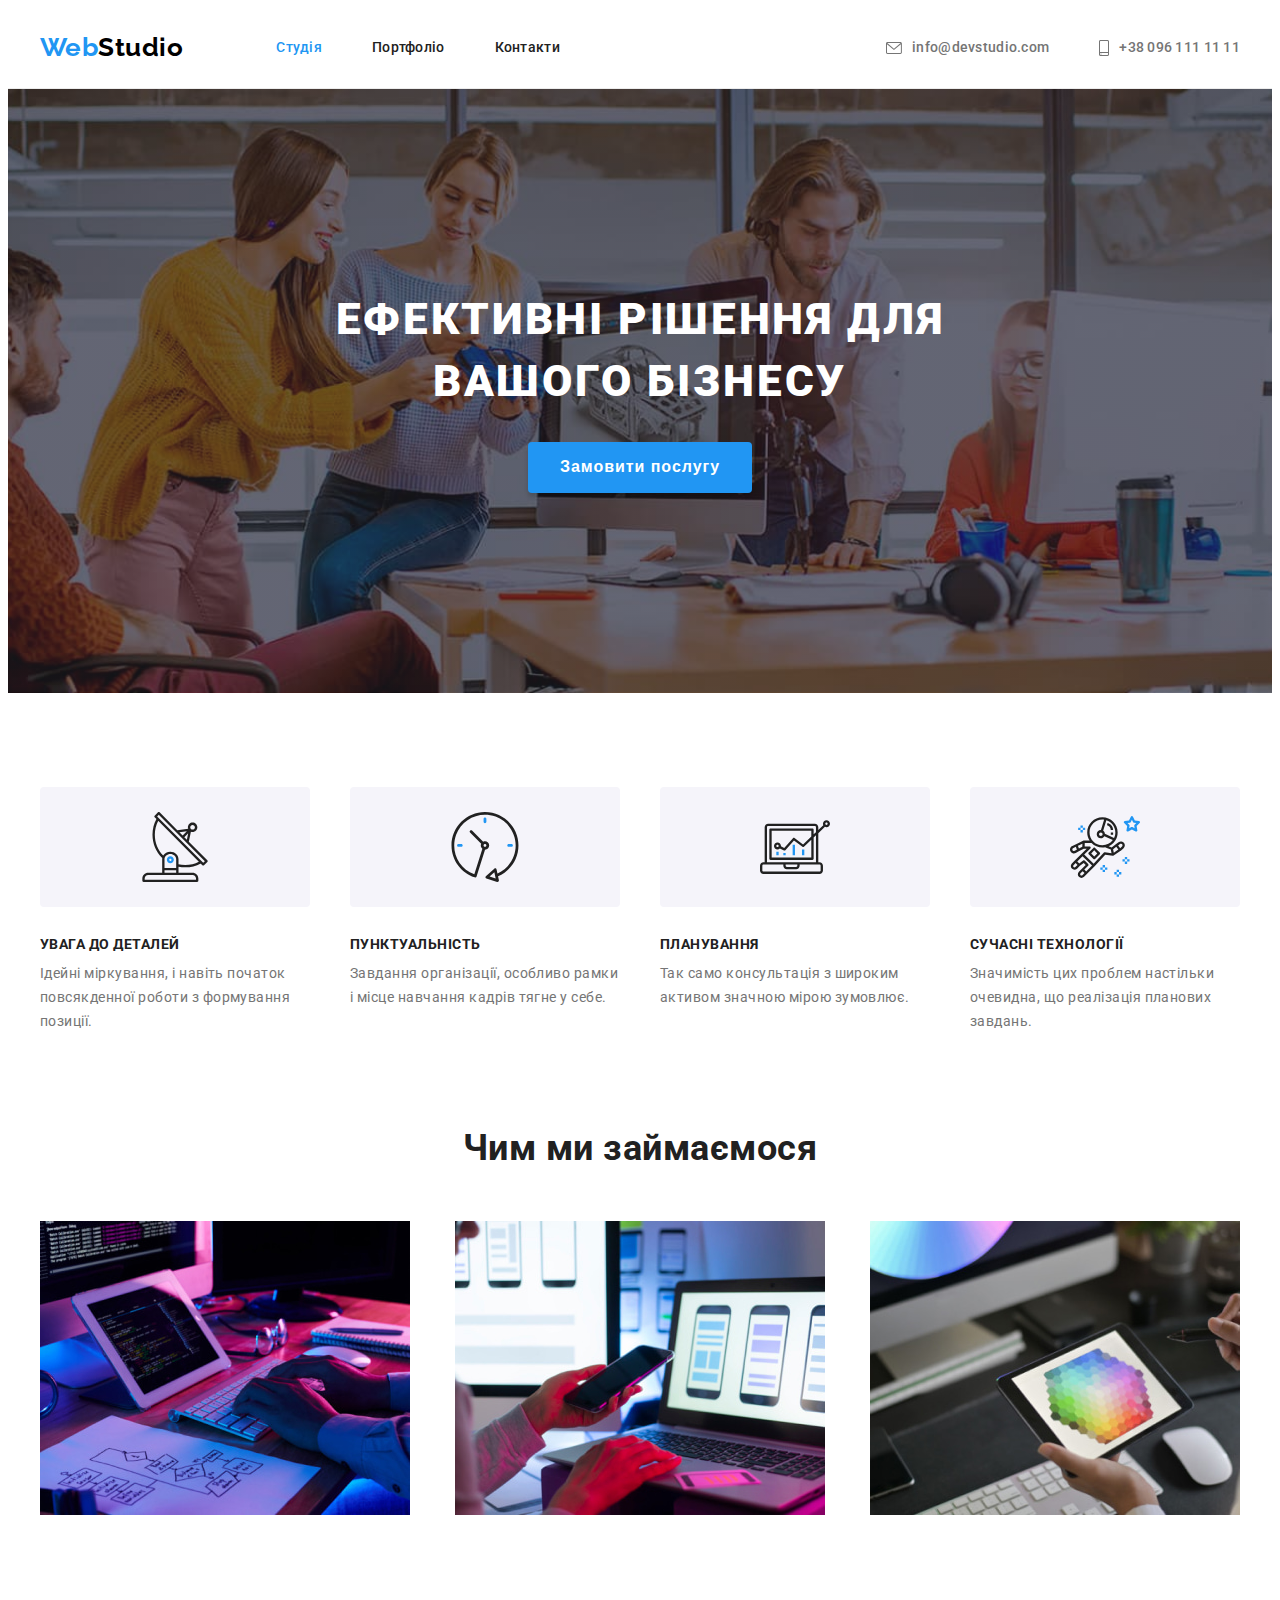
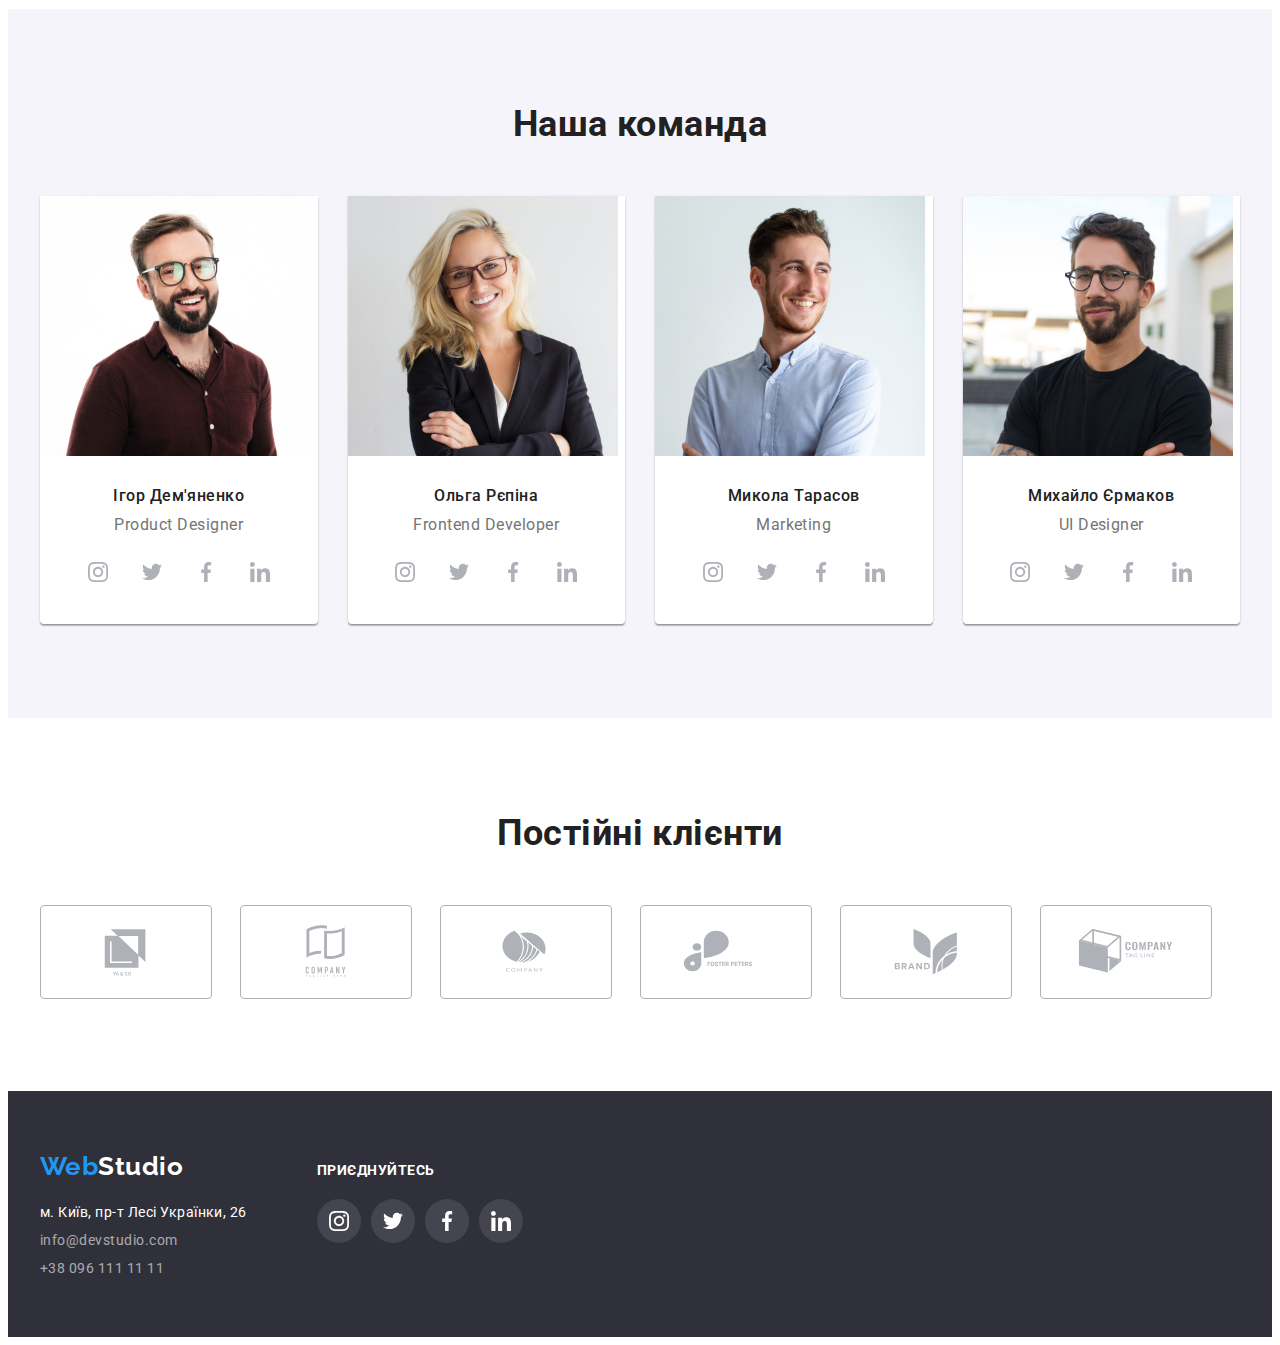
<file: index.html>
<!DOCTYPE html>
<html lang="uk">
  <head>
    <meta charset="UTF-8" />
    <meta http-equiv="X-UA-Compatible" content="IE=edge" />
    <meta name="viewport" content="width=device-width, initial-scale=1.0" />
    <title>Студія</title>

    <!-- Fonts -->
    <link rel="preconnect" href="https://fonts.googleapis.com" />
    <link rel="preconnect" href="https://fonts.gstatic.com" crossorigin />
    <link
      href="https://fonts.googleapis.com/css2?family=Raleway:wght@700&family=Roboto:wght@400;500;700;900&display=swap"
      rel="stylesheet"
    />

    <!-- Normalize -->
    <link
      rel="stylesheet"
      href="https://cdnjs.cloudflare.com/ajax/libs/modern-normalize/1.1.0/modern-normalize.min.css"
      integrity="sha512-wpPYUAdjBVSE4KJnH1VR1HeZfpl1ub8YT/NKx4PuQ5NmX2tKuGu6U/JRp5y+Y8XG2tV+wKQpNHVUX03MfMFn9Q=="
      crossorigin="anonymous"
      referrerpolicy="no-referrer"
    />

    <!-- Styles -->
    <link rel="stylesheet" href="./css/styles.css" />
  </head>

  <body>
    <header class="header">
      <div class="container">
        <nav class="menu">
          <!-- logo -->
          <a class="brand-logo link" href="index.html"
            ><span class="logo-accent-color">Web</span>Studio</a
          >

          <!-- menu -->
          <ul class="menu-list list">
            <li class="menu-item">
              <a class="menu-link link current-page" href="index.html"
                >Студія</a
              >
            </li>

            <li class="menu-item">
              <a class="menu-link link" href="portfolio.html">Портфоліо</a>
            </li>

            <li class="menu-item">
              <a class="menu-link link" href="/">Контакти</a>
            </li>
          </ul>
        </nav>

        <!-- contacts -->
        <ul class="header-contacts list">
          <li class="header-contacts-item">
            <a
              class="header-contacts-link link"
              href="mailto:info@devstudio.com"
            >
              <svg class="contacts-icon envelope">
                <use href="./images/sprite.svg#envelope"></use></svg
              >info@devstudio.com</a
            >
          </li>

          <li class="header-contacts-item">
            <a class="header-contacts-link link" href="tel:+380961111111">
              <svg class="contacts-icon smartphone">
                <use href="./images/sprite.svg#smartphone"></use></svg
              >+38 096 111 11 11</a
            >
          </li>
        </ul>
      </div>
    </header>

    <main class="main">
      <!-- HERO SECTION -->
      <section class="hero">
        <div class="container">
          <h1 class="hero-title">Ефективні рішення для вашого бізнесу</h1>
          <button class="hero-button button" type="button">
            Замовити послугу
          </button>
        </div>
      </section>

      <!-- "НАШІ ПЕРЕВАГИ" SECTION -->
      <section class="features section">
        <div class="container">
          <h2 class="section-title visually-hidden">Наші переваги</h2>

          <ul class="features-list list">
            <li class="features-item">
              <!-- icon -->
              <div class="features-item-pic">
                <svg class="features-item-icon" width="70" height="70">
                  <use href="./images/sprite.svg#antenna"></use>
                </svg>
              </div>

              <!-- description -->
              <h3 class="features-item-title">УВАГА ДО ДЕТАЛЕЙ</h3>
              <p class="features-item-text">
                Ідейні міркування, і навіть початок повсякденної роботи з
                формування позиції.
              </p>
            </li>

            <li class="features-item">
              <!-- icon -->
              <div class="features-item-pic">
                <svg class="features-item-icon" width="70" height="70">
                  <use href="./images/sprite.svg#clock"></use>
                </svg>
              </div>

              <!-- description -->
              <h3 class="features-item-title">ПУНКТУАЛЬНІСТЬ</h3>
              <p class="features-item-text">
                Завдання організації, особливо рамки і місце навчання кадрів
                тягне у себе.
              </p>
            </li>

            <li class="features-item">
              <!-- icon -->
              <div class="features-item-pic">
                <svg class="features-item-icon" width="70" height="70">
                  <use href="./images/sprite.svg#diagram"></use>
                </svg>
              </div>

              <!-- description -->
              <h3 class="features-item-title">ПЛАНУВАННЯ</h3>
              <p class="features-item-text">
                Так само консультація з широким активом значною мірою зумовлює.
              </p>
            </li>

            <li class="features-item">
              <!-- icon -->
              <div class="features-item-pic">
                <svg class="features-item-icon" width="70" height="70">
                  <use href="./images/sprite.svg#astronaut"></use>
                </svg>
              </div>

              <!-- description -->
              <h3 class="features-item-title">СУЧАСНІ ТЕХНОЛОГІЇ</h3>
              <p class="features-item-text">
                Значимість цих проблем настільки очевидна, що реалізація
                планових завдань.
              </p>
            </li>
          </ul>
        </div>
      </section>

      <!-- "ЧИМ МИ ЗАЙМАЄМОСЯ" SECTION -->
      <section class="about section">
        <div class="container">
          <h2 class="section-title">Чим ми займаємося</h2>
          <ul class="about-list list">
            <li class="about-item">
              <img
                class="about-item-image img"
                src="./images/close-up-image-programer-working-his-desk-office_1098-18707.jpeg"
                alt="Стіл з двома екранами на яких видно код, клавіатурою та папером з розміткою. Людина користується клавіатурою."
                width="370"
                height="294"
              />
            </li>

            <li class="about-item">
              <img
                class="about-item-image img"
                src="./images/web-ui-designers-are-developing-application-smartphones-team-creators-is-working-interface-mobile-phones_8119-2713.jpeg"
                alt="На столі стоїть лєптоп і окремий монітор на якіх зображені мобільні прототипи. Людина тримає смартфон."
                width="370"
                height="294"
              />
            </li>

            <li class="about-item">
              <img
                class="about-item-image img"
                src="./images/creative-artist-web-design-with-working-colour-selection-graphic-tablet_35674-1119.jpeg"
                alt="Людина на планшеті вибірає колір з палітри кольорів. На задньому плані видно стіл з монітором, клавіатурою, мишкою та смартфоном."
                width="370"
                height="294"
              />
            </li>
          </ul>
        </div>
      </section>

      <!-- "НАША КОМАНДА" SECTION -->
      <section class="team section">
        <div class="container">
          <h2 class="section-title">Наша команда</h2>
          <ul class="team-list list">
            <li class="team-card">
              <img
                class="team-card-image img"
                src="./images/4853.jpeg"
                alt="Ігор Дем'яненко"
                width="270"
                height="260"
              />
              <div class="team-card-description">
                <h3 class="team-card-title">Ігор Дем'яненко</h3>
                <p class="team-card-text">Product Designer</p>
                <div class="team-card-socials">
                  <ul class="socials-list list">
                    <li class="socials-item">
                      <a class="socials-link link" href=""
                        ><svg class="socials-icon" width="20" height="20">
                          <use href="./images/sprite.svg#instagram"></use></svg
                      ></a>
                    </li>
                    <li class="socials-item">
                      <a class="socials-link" href=""
                        ><svg class="socials-icon" width="20" height="20">
                          <use href="./images/sprite.svg#twitter"></use></svg
                      ></a>
                    </li>
                    <li class="socials-item">
                      <a class="socials-link" href=""
                        ><svg class="socials-icon" width="20" height="20">
                          <use href="./images/sprite.svg#facebook"></use></svg
                      ></a>
                    </li>
                    <li class="socials-item">
                      <a class="socials-link" href=""
                        ><svg class="socials-icon" width="20" height="20">
                          <use href="./images/sprite.svg#linkedin"></use></svg
                      ></a>
                    </li>
                  </ul>
                </div>
              </div>
            </li>

            <li class="team-card">
              <img
                class="team-card-image img"
                src="./images/5844.jpeg"
                alt="Ольга Рєпіна"
                width="270"
                height="260"
              />
              <div class="team-card-description">
                <h3 class="team-card-title">Ольга Рєпіна</h3>
                <p class="team-card-text">Frontend Developer</p>
                <div class="team-card-socials">
                  <ul class="socials-list list">
                    <li class="socials-item">
                      <a class="socials-link link" href=""
                        ><svg class="socials-icon" width="20" height="20">
                          <use href="./images/sprite.svg#instagram"></use></svg
                      ></a>
                    </li>
                    <li class="socials-item">
                      <a class="socials-link" href=""
                        ><svg class="socials-icon" width="20" height="20">
                          <use href="./images/sprite.svg#twitter"></use></svg
                      ></a>
                    </li>
                    <li class="socials-item">
                      <a class="socials-link" href=""
                        ><svg class="socials-icon" width="20" height="20">
                          <use href="./images/sprite.svg#facebook"></use></svg
                      ></a>
                    </li>
                    <li class="socials-item">
                      <a class="socials-link" href=""
                        ><svg class="socials-icon" width="20" height="20">
                          <use href="./images/sprite.svg#linkedin"></use></svg
                      ></a>
                    </li>
                  </ul>
                </div>
              </div>
            </li>

            <li class="team-card">
              <img
                class="team-card-image img"
                src="./images/16166.jpeg"
                alt="Микола Тарасов"
                width="270"
                height="260"
              />
              <div class="team-card-description">
                <h3 class="team-card-title">Микола Тарасов</h3>
                <p class="team-card-text">Marketing</p>
                <div class="team-card-socials">
                  <ul class="socials-list list">
                    <li class="socials-item">
                      <a class="socials-link link" href=""
                        ><svg class="socials-icon" width="20" height="20">
                          <use href="./images/sprite.svg#instagram"></use></svg
                      ></a>
                    </li>
                    <li class="socials-item">
                      <a class="socials-link" href=""
                        ><svg class="socials-icon" width="20" height="20">
                          <use href="./images/sprite.svg#twitter"></use></svg
                      ></a>
                    </li>
                    <li class="socials-item">
                      <a class="socials-link" href=""
                        ><svg class="socials-icon" width="20" height="20">
                          <use href="./images/sprite.svg#facebook"></use></svg
                      ></a>
                    </li>
                    <li class="socials-item">
                      <a class="socials-link" href=""
                        ><svg class="socials-icon" width="20" height="20">
                          <use href="./images/sprite.svg#linkedin"></use></svg
                      ></a>
                    </li>
                  </ul>
                </div>
              </div>
            </li>

            <li class="team-card">
              <img
                class="team-card-image img"
                src="images/2968.jpeg"
                alt="Михайло Єрмаков"
                width="270"
                height="260"
              />
              <div class="team-card-description">
                <h3 class="team-card-title">Михайло Єрмаков</h3>
                <p class="team-card-text">UI Designer</p>
                <div class="team-card-socials">
                  <ul class="socials-list list">
                    <li class="socials-item">
                      <a class="socials-link link" href=""
                        ><svg class="socials-icon" width="20" height="20">
                          <use href="./images/sprite.svg#instagram"></use></svg
                      ></a>
                    </li>
                    <li class="socials-item">
                      <a class="socials-link" href=""
                        ><svg class="socials-icon" width="20" height="20">
                          <use href="./images/sprite.svg#twitter"></use></svg
                      ></a>
                    </li>
                    <li class="socials-item">
                      <a class="socials-link" href=""
                        ><svg class="socials-icon" width="20" height="20">
                          <use href="./images/sprite.svg#facebook"></use></svg
                      ></a>
                    </li>
                    <li class="socials-item">
                      <a class="socials-link" href=""
                        ><svg class="socials-icon" width="20" height="20">
                          <use href="./images/sprite.svg#linkedin"></use></svg
                      ></a>
                    </li>
                  </ul>
                </div>
              </div>
            </li>
          </ul>
        </div>
      </section>

      <!-- "ПОСТІЙНІ КЛІЄНТИ" SECTION -->
      <section class="clients section">
        <div class="container">
          <h2 class="section-title">Постійні клієнти</h2>
          <ul class="clients-list list">
            <li class="clients-item">
              <a class="clients-link" href="">
                <svg class="clients-icon">
                  <use href="./images/sprite.svg#client1"></use>
                </svg>
              </a>
            </li>

            <li class="clients-item">
              <a class="clients-link" href="">
                <svg class="clients-icon">
                  <use href="./images/sprite.svg#client2"></use>
                </svg>
              </a>
            </li>

            <li class="clients-item">
              <a class="clients-link" href="">
                <svg class="clients-icon">
                  <use href="./images/sprite.svg#client3"></use>
                </svg>
              </a>
            </li>

            <li class="clients-item">
              <a class="clients-link" href="">
                <svg class="clients-icon">
                  <use href="./images/sprite.svg#client4"></use>
                </svg>
              </a>
            </li>

            <li class="clients-item">
              <a class="clients-link" href="">
                <svg class="clients-icon">
                  <use href="./images/sprite.svg#client5"></use>
                </svg>
              </a>
            </li>

            <li class="clients-item">
              <a class="clients-link" href="">
                <svg class="clients-icon">
                  <use href="./images/sprite.svg#client6"></use>
                </svg>
              </a>
            </li>
          </ul>
        </div>
      </section>
    </main>

    <footer class="footer">
      <div class="container">
        <div>
          <a class="brand-logo link" href="index.html"
            ><span class="logo-accent-color">Web</span>Studio</a
          >
          <address class="address">
            <ul class="address-list list">
              <li class="address-item">
                <a
                  class="address-link location-link link"
                  href="https://goo.gl/maps/HwtQE2mgHwNeuMtz8"
                  target="_blank"
                  rel="noopener noreferrer nofollow"
                  >м. Київ, пр-т Лесі Українки, 26</a
                >
              </li>
              <li class="address-item">
                <a class="address-link link" href="mailto:info@devstudio.com"
                  >info@devstudio.com</a
                >
              </li>
              <li class="address-item">
                <a class="address-link link" href="tel:+380961111111"
                  >+38 096 111 11 11</a
                >
              </li>
            </ul>
          </address>
        </div>
        <div class="footer-socials">
          <h3 class="footer-socials-title">Приєднуйтесь</h3>
          <ul class="footer-socials-list list">
            <li class="footer-socials-item">
              <a class="footer-socials-link link" href=""
                ><svg class="footer-socials-icon" width="20" height="20">
                  <use href="./images/sprite.svg#instagram"></use></svg
              ></a>
            </li>
            <li class="footer-socials-item">
              <a class="footer-socials-link" href=""
                ><svg class="footer-socials-icon" width="20" height="20">
                  <use href="./images/sprite.svg#twitter"></use></svg
              ></a>
            </li>
            <li class="footer-socials-item">
              <a class="footer-socials-link" href=""
                ><svg class="footer-socials-icon" width="20" height="20">
                  <use href="./images/sprite.svg#facebook"></use></svg
              ></a>
            </li>
            <li class="footer-socials-item">
              <a class="footer-socials-link" href=""
                ><svg class="footer-socials-icon" width="20" height="20">
                  <use href="./images/sprite.svg#linkedin"></use></svg
              ></a>
            </li>
          </ul>
        </div>
      </div>
    </footer>
  </body>
</html>
</file>
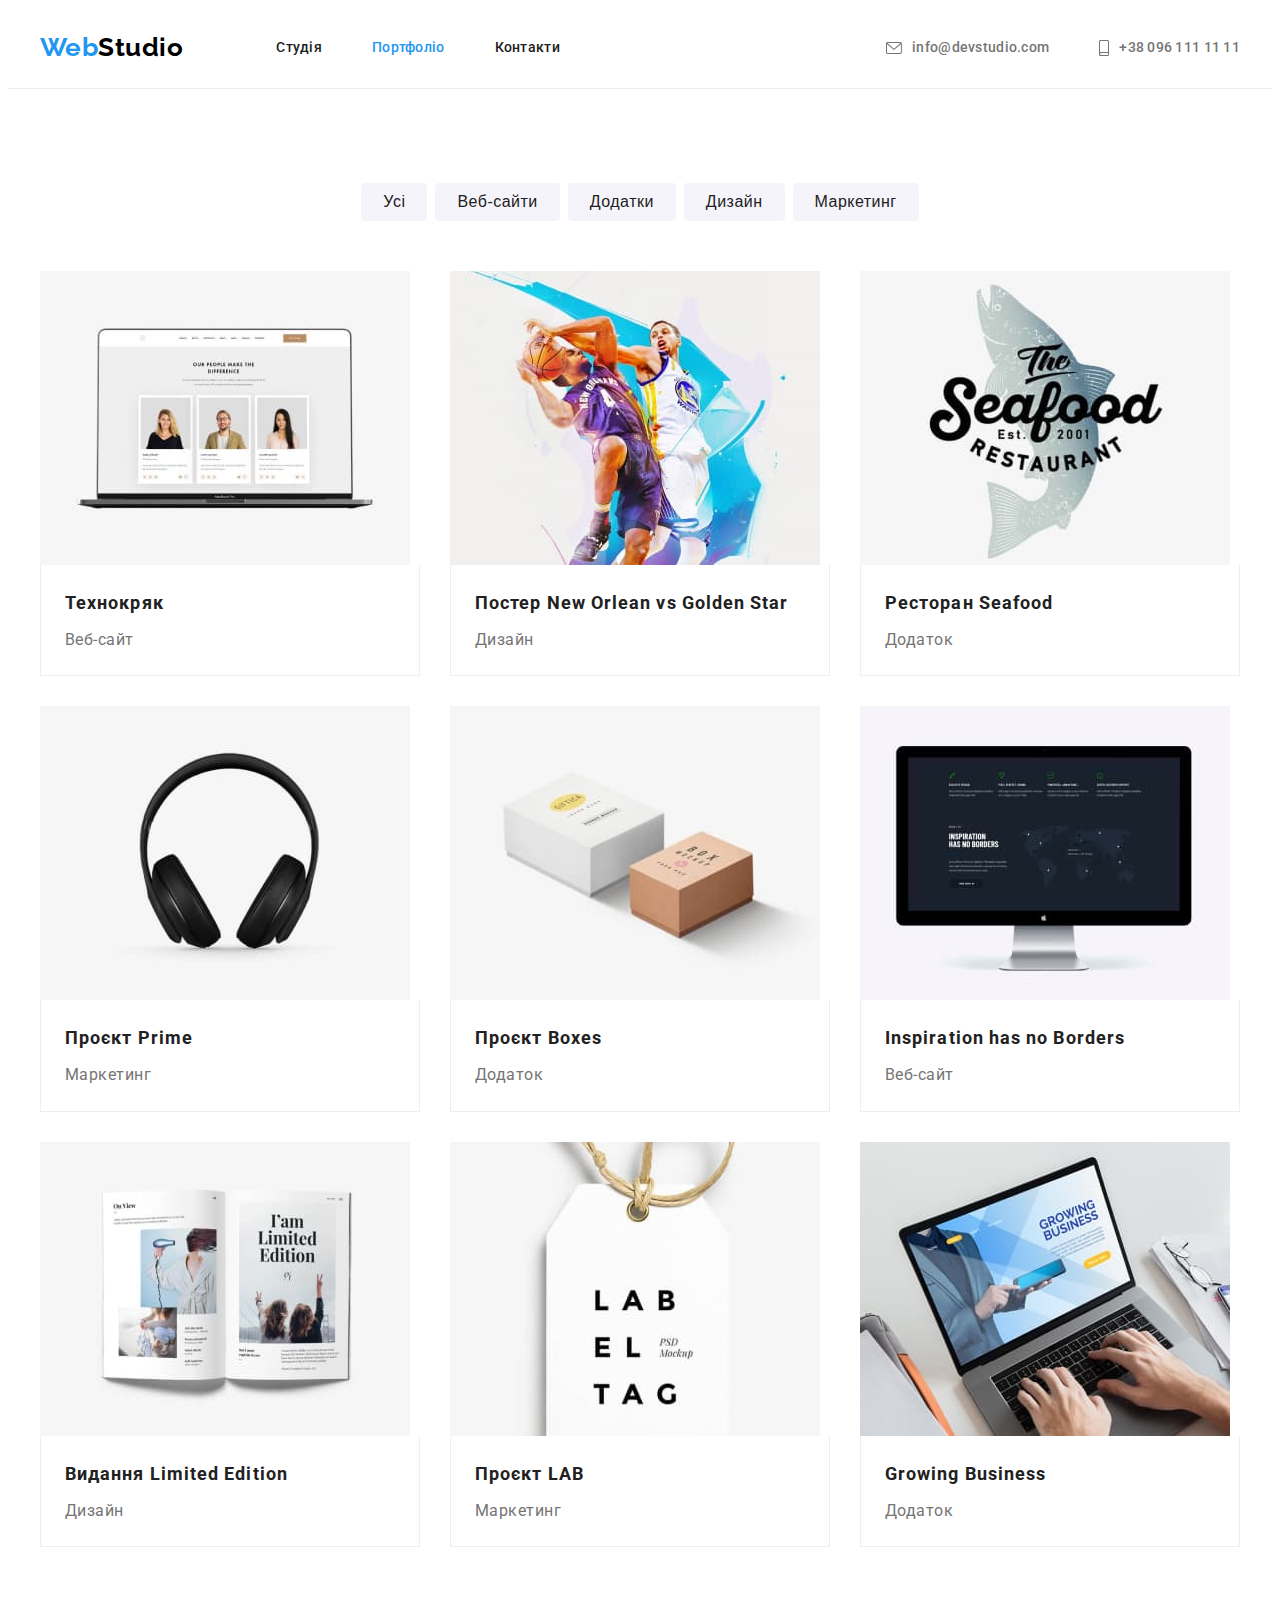
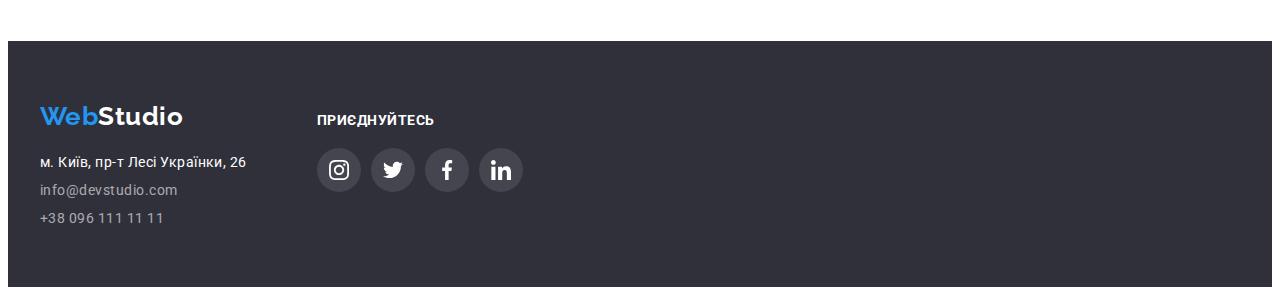
<file: portfolio.html>
<!DOCTYPE html>
<html lang="uk">
  <head>
    <meta charset="UTF-8" />
    <meta http-equiv="X-UA-Compatible" content="IE=edge" />
    <meta name="viewport" content="width=device-width, initial-scale=1.0" />
    <title>Портфоліо</title>

    <!-- Fonts -->
    <link rel="preconnect" href="https://fonts.googleapis.com" />
    <link rel="preconnect" href="https://fonts.gstatic.com" crossorigin />
    <link
      href="https://fonts.googleapis.com/css2?family=Raleway:wght@700&family=Roboto:wght@400;500;700;900&display=swap"
      rel="stylesheet"
    />

    <!-- Normalize -->
    <link
      rel="stylesheet"
      href="https://cdnjs.cloudflare.com/ajax/libs/modern-normalize/1.1.0/modern-normalize.min.css"
      integrity="sha512-wpPYUAdjBVSE4KJnH1VR1HeZfpl1ub8YT/NKx4PuQ5NmX2tKuGu6U/JRp5y+Y8XG2tV+wKQpNHVUX03MfMFn9Q=="
      crossorigin="anonymous"
      referrerpolicy="no-referrer"
    />

    <!-- Styles -->
    <link rel="stylesheet" href="./css/styles.css" />
  </head>

  <body>
    <header class="header">
      <div class="container">
        <nav class="menu">
          <!-- logo -->
          <a class="brand-logo link" href="index.html"
            ><span class="logo-accent-color">Web</span>Studio</a
          >

          <!-- menu -->
          <ul class="menu-list list">
            <li class="menu-item">
              <a class="menu-link link" href="index.html">Студія</a>
            </li>

            <li class="menu-item">
              <a class="menu-link link current-page" href="portfolio.html"
                >Портфоліо</a
              >
            </li>

            <li class="menu-item">
              <a class="menu-link link" href="/">Контакти</a>
            </li>
          </ul>
        </nav>

        <!-- contacts -->
        <ul class="header-contacts list">
          <li class="header-contacts-item">
            <a
              class="header-contacts-link link"
              href="mailto:info@devstudio.com"
            >
              <svg class="contacts-icon envelope">
                <use href="./images/sprite.svg#envelope"></use></svg
              >info@devstudio.com</a
            >
          </li>

          <li class="header-contacts-item">
            <a class="header-contacts-link link" href="tel:+380961111111">
              <svg class="contacts-icon smartphone">
                <use href="./images/sprite.svg#smartphone"></use></svg
              >+38 096 111 11 11</a
            >
          </li>
        </ul>
      </div>
    </header>

    <main>
      <!-- PORTFOLIO SECTION -->
      <section class="portfolio section">
        <div class="container">
          <h1 class="section-title visually-hidden">Портфоліо</h1>
          <ul class="portfolio-filter-list list">
            <li class="portfolio-filter-item">
              <button class="portfolio-filter-button button" type="button">
                Усі
              </button>
            </li>

            <li class="portfolio-filter-item">
              <button class="portfolio-filter-button button" type="button">
                Веб-сайти
              </button>
            </li>

            <li class="portfolio-filter-item">
              <button class="portfolio-filter-button button" type="button">
                Додатки
              </button>
            </li>

            <li class="portfolio-filter-item">
              <button class="portfolio-filter-button button" type="button">
                Дизайн
              </button>
            </li>

            <li class="portfolio-filter-item">
              <button class="portfolio-filter-button button" type="button">
                Маркетинг
              </button>
            </li>
          </ul>

          <ul class="portfolio-list list">
            <li class="portfolio-item">
              <a class="portfolio-link link" href="/">
                <img
                  class="portfolio-link-image img"
                  src="./images/portfolio1.jpeg"
                  alt="Веб-сайт на мокапі лєптопа"
                  width="370"
                  height="294"
                />
                <div class="portfolio-link-description">
                  <h2 class="portfolio-link-title">Технокряк</h2>
                  <p class="portfolio-link-text">Веб-сайт</p>
                </div>
              </a>
            </li>

            <li class="portfolio-item">
              <a class="portfolio-link link" href="/">
                <img
                  class="portfolio-link-image img"
                  src="./images/portfolio2.jpeg"
                  alt="Ігровий момент гравців команд НБА з графічними елементами"
                  width="370"
                  height="294"
                />
                <div class="portfolio-link-description">
                  <h2 class="portfolio-link-title">
                    Постер New Orlean vs Golden Star
                  </h2>
                  <p class="portfolio-link-text">Дизайн</p>
                </div>
              </a>
            </li>

            <li class="portfolio-item">
              <a class="portfolio-link link" href="/">
                <img
                  class="portfolio-link-image img"
                  src="./images/portfolio3.jpeg"
                  alt="Логотип ресторану з назвою на передньому плані та малюнком риби позаду"
                  width="370"
                  height="294"
                />
                <div class="portfolio-link-description">
                  <h2 class="portfolio-link-title">Ресторан Seafood</h2>
                  <p class="portfolio-link-text">Додаток</p>
                </div>
              </a>
            </li>

            <li class="portfolio-item">
              <a class="portfolio-link link" href="/">
                <img
                  class="portfolio-link-image img"
                  src="./images/portfolio4.jpeg"
                  alt="Чорні бездротові навушники на білому фоні"
                  width="370"
                  height="294"
                />
                <div class="portfolio-link-description">
                  <h2 class="portfolio-link-title">Проєкт Prime</h2>
                  <p class="portfolio-link-text">Маркетинг</p>
                </div>
              </a>
            </li>

            <li class="portfolio-item">
              <a class="portfolio-link link" href="/">
                <img
                  class="portfolio-link-image img"
                  src="./images/portfolio5.jpeg"
                  alt="Графічні коробки різного кольору з місцеп під опис"
                  width="370"
                  height="294"
                />
                <div class="portfolio-link-description">
                  <h2 class="portfolio-link-title">Проєкт Boxes</h2>
                  <p class="portfolio-link-text">Додаток</p>
                </div>
              </a>
            </li>

            <li class="portfolio-item">
              <a class="portfolio-link link" href="/">
                <img
                  class="portfolio-link-image img"
                  src="./images/portfolio6.jpeg"
                  alt="Компьютер айМак з макетом веб-сайта на екрані"
                  width="370"
                  height="294"
                />
                <div class="portfolio-link-description">
                  <h2 class="portfolio-link-title">
                    Inspiration has no Borders
                  </h2>
                  <p class="portfolio-link-text">Веб-сайт</p>
                </div>
              </a>
            </li>

            <li class="portfolio-item">
              <a class="portfolio-link link" href="/">
                <img
                  class="portfolio-link-image img"
                  src="./images/portfolio7.jpeg"
                  alt="Графічний макет розгорнутого журналу"
                  width="370"
                  height="294"
                />
                <div class="portfolio-link-description">
                  <h2 class="portfolio-link-title">Видання Limited Edition</h2>
                  <p class="portfolio-link-text">Дизайн</p>
                </div>
              </a>
            </li>

            <li class="portfolio-item">
              <a class="portfolio-link link" href="/">
                <img
                  class="portfolio-link-image img"
                  src="./images/portfolio8.jpeg"
                  alt="Мокап бірки з місцем під опис"
                  width="370"
                  height="294"
                />
                <div class="portfolio-link-description">
                  <h2 class="portfolio-link-title">Проєкт LAB</h2>
                  <p class="portfolio-link-text">Маркетинг</p>
                </div>
              </a>
            </li>

            <li class="portfolio-item">
              <a class="portfolio-link link" href="/">
                <img
                  class="portfolio-link-image img"
                  src="./images/portfolio9.jpeg"
                  alt="Людина користуется лептопом поруч з купою паперу. На екрані представлений макет веб-сайту"
                  width="370"
                  height="294"
                />
                <div class="portfolio-link-description">
                  <h2 class="portfolio-link-title">Growing Business</h2>
                  <p class="portfolio-link-text">Додаток</p>
                </div>
              </a>
            </li>
          </ul>
        </div>
      </section>
    </main>

    <footer class="footer">
      <div class="container">
        <div>
          <a class="brand-logo link" href="index.html"
            ><span class="logo-accent-color">Web</span>Studio</a
          >
          <address class="address">
            <ul class="address-list list">
              <li class="address-item">
                <a
                  class="address-link location-link link"
                  href="https://goo.gl/maps/HwtQE2mgHwNeuMtz8"
                  target="_blank"
                  rel="noopener noreferrer nofollow"
                  >м. Київ, пр-т Лесі Українки, 26</a
                >
              </li>
              <li class="address-item">
                <a class="address-link link" href="mailto:info@devstudio.com"
                  >info@devstudio.com</a
                >
              </li>
              <li class="address-item">
                <a class="address-link link" href="tel:+380961111111"
                  >+38 096 111 11 11</a
                >
              </li>
            </ul>
          </address>
        </div>
        <div class="footer-socials">
          <h3 class="footer-socials-title">Приєднуйтесь</h3>
          <ul class="footer-socials-list list">
            <li class="footer-socials-item">
              <a class="footer-socials-link link" href=""
                ><svg class="footer-socials-icon" width="20" height="20">
                  <use href="./images/sprite.svg#instagram"></use></svg
              ></a>
            </li>
            <li class="footer-socials-item">
              <a class="footer-socials-link" href=""
                ><svg class="footer-socials-icon" width="20" height="20">
                  <use href="./images/sprite.svg#twitter"></use></svg
              ></a>
            </li>
            <li class="footer-socials-item">
              <a class="footer-socials-link" href=""
                ><svg class="footer-socials-icon" width="20" height="20">
                  <use href="./images/sprite.svg#facebook"></use></svg
              ></a>
            </li>
            <li class="footer-socials-item">
              <a class="footer-socials-link" href=""
                ><svg class="footer-socials-icon" width="20" height="20">
                  <use href="./images/sprite.svg#linkedin"></use></svg
              ></a>
            </li>
          </ul>
        </div>
      </div>
    </footer>
  </body>
</html>
</file>
<file: css/styles.css>
:root {
  --text-color: #212121;
  --accent-color: #2196f3;
  --secondary-text-color: #757575;

  --bg-color: #fff;
  --footer-bg-color: #2f303a;
  --secondary-bg-color: #f5f4fa;

  --icon-color: #afb1b8;

  --white-color: #fff;
  --grey-color: #c4c4c4;
}

/* Utilities */

.list {
  padding: 0;
  margin: 0;
  list-style: none;
}

.link {
  text-decoration: none;
}

.button:hover {
  cursor: pointer;
}

.img {
  display: block;
  max-width: 100%;
  height: auto;
}

.section {
  padding-top: 94px;
  padding-bottom: 94px;
}

.container {
  width: 1200px;
  padding-left: 15px;
  padding-right: 15px;
  margin-left: auto;
  margin-right: auto;
}

.section-title {
  margin-top: 0;
  margin-bottom: 50px;

  font-weight: 700;
  font-size: 36px;
  line-height: 1.2;
  text-align: center;
}

body {
  font-family: "Roboto", sans-serif;

  letter-spacing: 0.03em;

  color: var(--text-color);
}

.visually-hidden {
  position: absolute;
  width: 1px;
  height: 1px;
  margin: -1px;
  border: 0;
  padding: 0;
  white-space: nowrap;
  clip-path: inset(100%);
  clip: rect(0 0 0 0);
  overflow: hidden;
}

/* ================= HEADER ================= */

.header {
  background-color: var(--bg-color);
  border-bottom: 1px solid #ececec;
}

/* Logo */

.brand-logo {
  color: #000;

  font-family: "Raleway", sans-serif;
  font-weight: 700;
  font-size: 26px;
  line-height: 1.2;
}

.logo-accent-color {
  color: var(--accent-color);
}

/* Navigation Menu */

.header .container {
  display: flex;
  justify-content: space-between;
  align-items: center;
}

.menu {
  display: flex;
  column-gap: 93px;
  align-items: center;
}

.menu-list {
  display: flex;
  column-gap: 50px;
}

.menu-link {
  display: block;
  padding-top: 32px;
  padding-bottom: 32px;

  color: var(--text-color);

  font-weight: 500;
  font-size: 14px;
  line-height: 1.1;
  letter-spacing: 0.02em;
}

.menu-link:visited {
  color: var(--text-color);
}

.menu-link:hover,
.menu-link:focus {
  color: var(--accent-color);
}

.current-page,
.current-page:visited {
  color: var(--accent-color);
}

/* Contacts links */

.header-contacts {
  display: flex;
  column-gap: 50px;
}

.header-contacts-link {
  display: flex;
  align-items: center;
  column-gap: 10px;
  padding-top: 32px;
  padding-bottom: 32px;

  font-weight: 500;
  font-size: 14px;
  line-height: 1.1;
  letter-spacing: 0.02em;

  color: var(--secondary-text-color);
}
.header-contacts-link:link,
.header-contacts-link:visited {
  color: var(--secondary-text-color);
}
.header-contacts-link:hover,
.header-contacts-link:focus {
  color: var(--accent-color);
}

.contacts-icon {
  fill: currentColor;
}

.envelope {
  width: 16px;
  height: 12px;
}

.smartphone {
  width: 10px;
  height: 16px;
}

/* ================= INDEX PAGE ================= */

/* --- HERO SECTION --- */

.hero {
  max-width: 1600px;
  padding-top: 200px;
  padding-bottom: 200px;
  margin-left: auto;
  margin-right: auto;

  background-color: var(--grey-color);
  background-image: linear-gradient(
      to right,
      rgba(47, 48, 58, 0.4),
      rgba(47, 48, 58, 0.4)
    ),
    url(../images/hero.jpeg);
  background-repeat: no-repeat;
  background-position: center;
  background-size: cover;

  text-align: center;
}

/* heading */

.hero-title {
  margin-top: 0;
  margin-right: auto;
  margin-bottom: 30px;
  margin-left: auto;
  max-width: 696px;

  color: var(--white-color);

  font-weight: 900;
  font-size: 44px;
  line-height: 1.4;
  letter-spacing: 0.06em;
  text-transform: uppercase;
}

/* button */

.hero-button {
  padding: 10px 32px;
  min-width: 216px;

  border: 0;
  border-radius: 4px;
  box-shadow: 0px 4px 4px rgba(0, 0, 0, 0.15);
  background-color: var(--accent-color);
  color: var(--white-color);

  font-weight: 700;
  font-size: 16px;
  line-height: 1.9;
  letter-spacing: 0.06em;
}

.hero-button:active,
.hero-button:focus {
  background-color: #188ce8;
}

/* --- "НАШІ ПЕРЕВАГИ" SECTION --- */

.features {
  background-color: var(--bg-color);
}

/* content */

.features-list {
  display: flex;
  justify-content: space-between;
}

.features-item {
  max-width: 270px;
}

.features-item-pic {
  display: flex;
  justify-content: center;
  align-items: center;
  height: 120px;
  margin-bottom: 30px;

  background-color: var(--secondary-bg-color);

  border-radius: 4px;
}

.features-item-icon {
  width: 70px;
  height: 70px;
}

.features-item-title {
  margin-top: 0;
  margin-bottom: 10px;

  font-weight: 700;
  font-size: 14px;
  line-height: 1.1;
  text-transform: uppercase;
}

.features-item-text {
  margin-top: 0;
  margin-bottom: 0;

  color: var(--secondary-text-color);

  font-size: 14px;
  line-height: 1.7;
}

/* --- "ЧИМ МИ ЗАЙМАЄМОСЯ" SECTION --- */

.about {
  padding-top: 0;

  background-color: var(--bg-color);
}

/* content */

.about-list {
  display: flex;
  justify-content: space-between;
}

/* --- "НАША КОМАНДА" SECTION --- */

.team {
  background-color: var(--secondary-bg-color);

  text-align: center;
}

/* content */

.team-list {
  display: flex;
  flex-wrap: wrap;
  gap: 30px;
}

.team-card {
  width: calc((100% - 90px) / 4);

  background-color: var(--bg-color);

  box-shadow: 0px 1px 3px rgba(0, 0, 0, 0.12), 0px 1px 1px rgba(0, 0, 0, 0.14),
    0px 2px 1px rgba(0, 0, 0, 0.2);
  border-radius: 0px 0px 4px 4px;
}

.team-card-description {
  padding-top: 30px;
  padding-bottom: 30px;
}

.team-card-title {
  margin-top: 0;
  margin-bottom: 10px;

  font-weight: 500;
  font-size: 16px;
  line-height: 1.2;
}

.team-card-text {
  margin-top: 0;
  margin-bottom: 16;

  color: var(--secondary-text-color);

  font-size: 16px;
  line-height: 1.2;
}

/* socials icons */

.team-card-socials {
  display: flex;
  justify-content: center;
}

.socials-list {
  display: flex;
}

.socials-item {
  display: flex;
}

.socials-item:not(:last-child) {
  margin-right: 10px;
}

.socials-link {
  display: flex;
  justify-content: center;
  align-items: center;
  padding: 0;
  border: none;

  width: 44px;
  height: 44px;

  background-color: transparent;
  color: var(--icon-color);
  border-radius: 50%;
}

.socials-link:hover,
.socials-link:focus {
  background-color: var(--accent-color);
  color: var(--white-color);
}

.socials-icon {
  fill: currentColor;
}

/* --- "ПОСТІЙНІ КЛІЄНТИ" SECTION --- */

/* content */

.clients-list {
  display: flex;
  gap: 30px;
}

.clients-item {
  width: 170px;
  height: 92px;
}

.clients-link {
  display: flex;
  justify-content: center;
  align-items: center;
  width: 100%;
  height: 100%;

  color: var(--icon-color);
  border: 1px solid var(--icon-color);
  border-radius: 4px;
}

.clients-link:hover,
.clients-link:focus {
  color: var(--accent-color);
  border: 1px solid var(--accent-color);
}

.clients-icon {
  width: 106px;
  height: 60px;

  fill: currentColor;
}

/* ================= PORTFOLIO PAGE ================= */

/* --- PORTFOLIO SECTION --- */

.portfolio {
  background-color: var(--bg-color);
}

/* filter navigation */

.portfolio-filter-list {
  display: flex;
  justify-content: center;
  margin-bottom: 50px;
}

.portfolio-filter-item:not(:last-child) {
  margin-right: 8px;
}

.portfolio-filter-button {
  padding-top: 6px;
  padding-right: 22px;
  padding-bottom: 6px;
  padding-left: 22px;

  border-radius: 4px;
  border: 0;
  background-color: var(--secondary-bg-color);
  color: var(--text-color);

  font-weight: 500;
  font-size: 16px;
  line-height: 1.62;
  letter-spacing: 0.03em;
}

.portfolio-filter-button:hover,
.portfolio-filter-button:focus {
  background-color: var(--accent-color);
  color: var(--white-color);
  box-shadow: 0px 3px 1px rgba(0, 0, 0, 0.1), 0px 1px 2px rgba(0, 0, 0, 0.08),
    0px 2px 2px rgba(0, 0, 0, 0.12);
}

/* content */

.portfolio-list {
  display: flex;
  flex-wrap: wrap;
  gap: 30px;
}

.portfolio-item {
  width: calc((100% - 60px) / 3);
}

.portfolio-link {
  display: block;

  background-color: var(--bg-color);
}

.portfolio-link:hover,
.portfolio-link:focus {
  box-shadow: 0px 1px 1px rgba(0, 0, 0, 0.12), 0px 4px 4px rgba(0, 0, 0, 0.06),
    1px 4px 6px rgba(0, 0, 0, 0.16);
}

.portfolio-link-description {
  padding: 20px 24px;

  border: 1px solid #eeeeee;
  border-top: none;
}

.portfolio-link-title {
  margin-top: 0;
  margin-bottom: 4px;

  color: var(--text-color);

  font-weight: 700;
  font-size: 18px;
  line-height: 2;
  letter-spacing: 0.06em;
}

.portfolio-link-text {
  margin-top: 0;
  margin-bottom: 0;

  color: var(--secondary-text-color);

  font-size: 16px;
  line-height: 1.9;
}

/* ================= FOOTER ================= */

.footer {
  padding-top: 60px;
  padding-bottom: 60px;

  background-color: var(--footer-bg-color);
  color: var(--white-color);
}

.footer > .container {
  display: flex;
  align-items: baseline;
  gap: 70px;
}

/* Logo */
.footer .brand-logo {
  color: inherit;
}

/* Address */

.address {
  margin-top: 20px;

  font-style: normal;
}

.address-item:not(:last-child) {
  margin-bottom: 9px;
}

.address-link {
  color: rgba(255, 255, 255, 0.6);

  font-size: 14px;
  line-height: 1.2;
}

.location-link {
  color: var(--white-color);
}

/* Socials */

.footer-socials-title {
  margin-top: 0;
  margin-bottom: 20px;

  font-weight: 700;
  font-size: 14px;
  line-height: 1.1;
  text-transform: uppercase;
}

.footer-socials-list {
  display: flex;
  justify-content: center;
  gap: 10px;
}

.footer-socials-item {
  display: flex;
}

.footer-socials-link {
  display: flex;
  justify-content: center;
  align-items: center;
  padding: 0;
  border: none;

  width: 44px;
  height: 44px;

  background-color: rgba(255, 255, 255, 0.1);
  color: var(--white-color);
  border-radius: 50%;
}

.footer-socials-link:hover,
.footer-socials-link:focus {
  background-color: var(--accent-color);
}

.footer-socials-icon {
  fill: currentColor;
}
</file>
